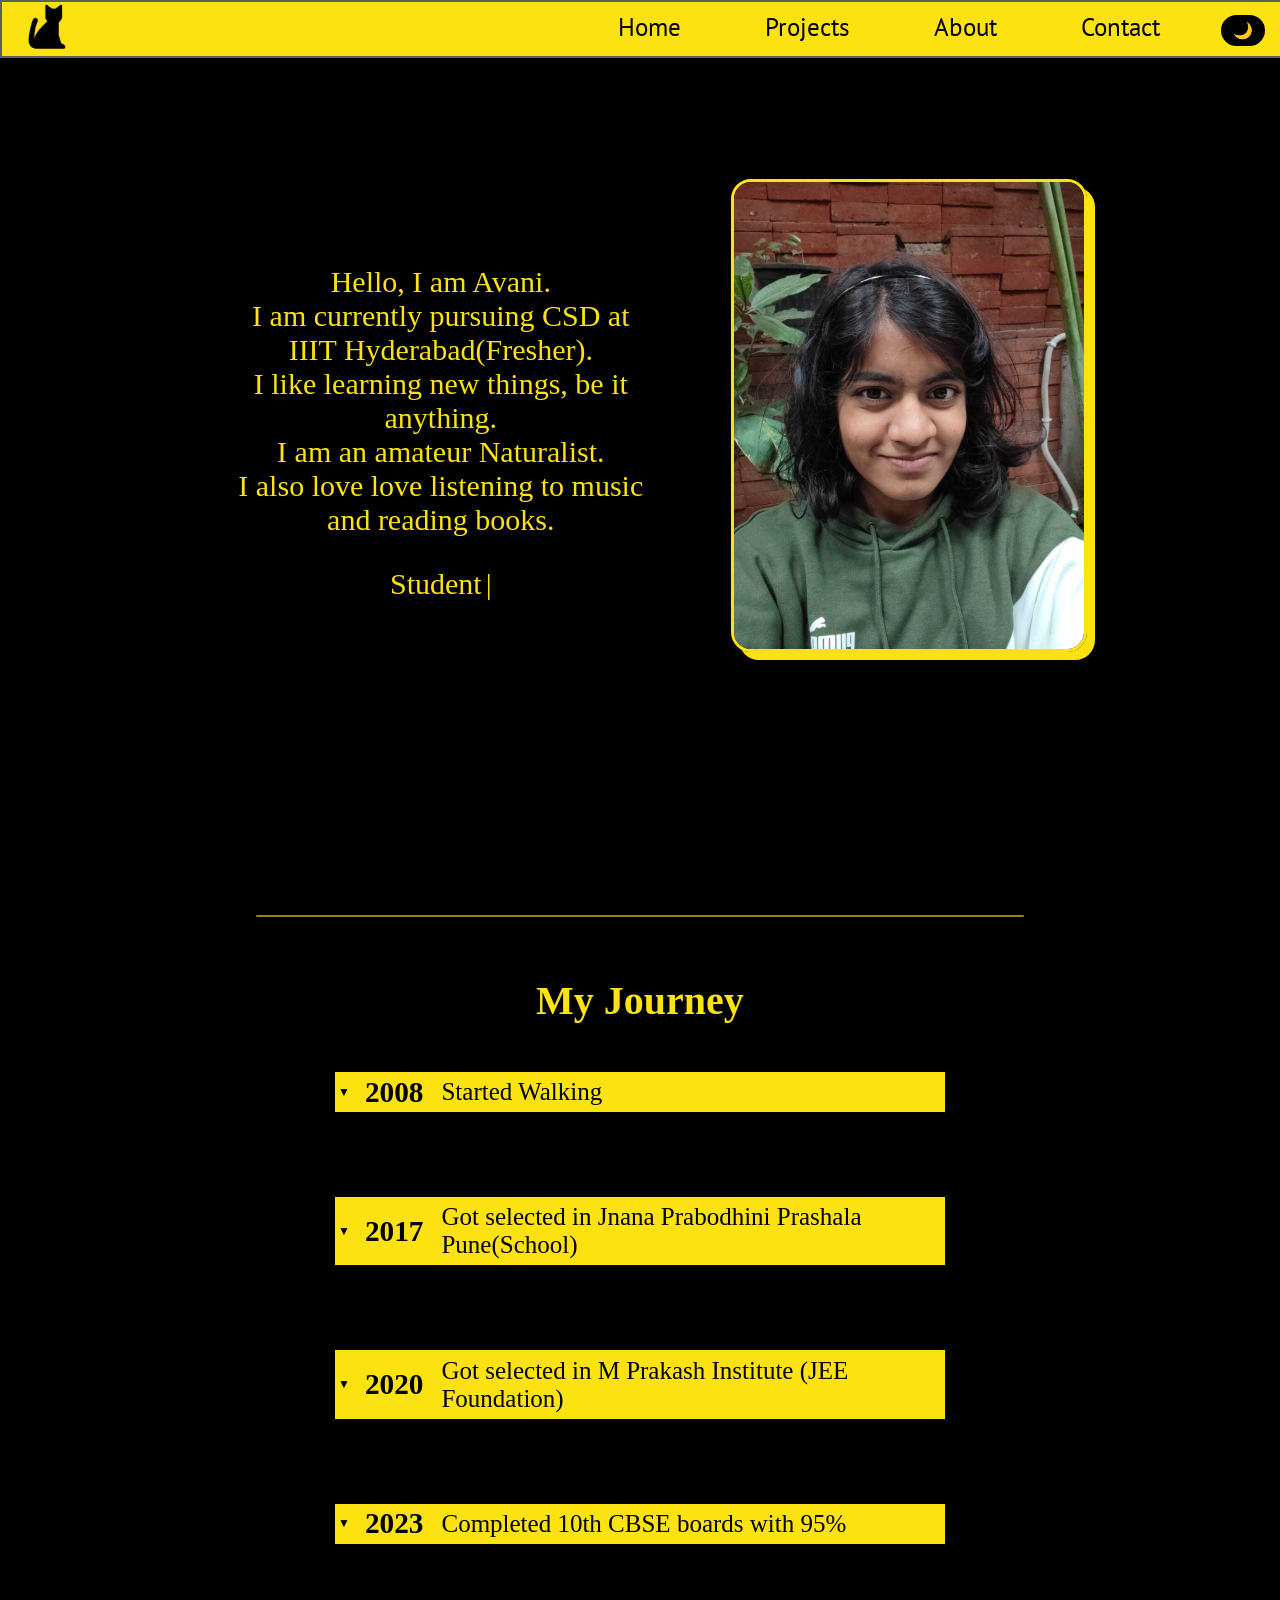
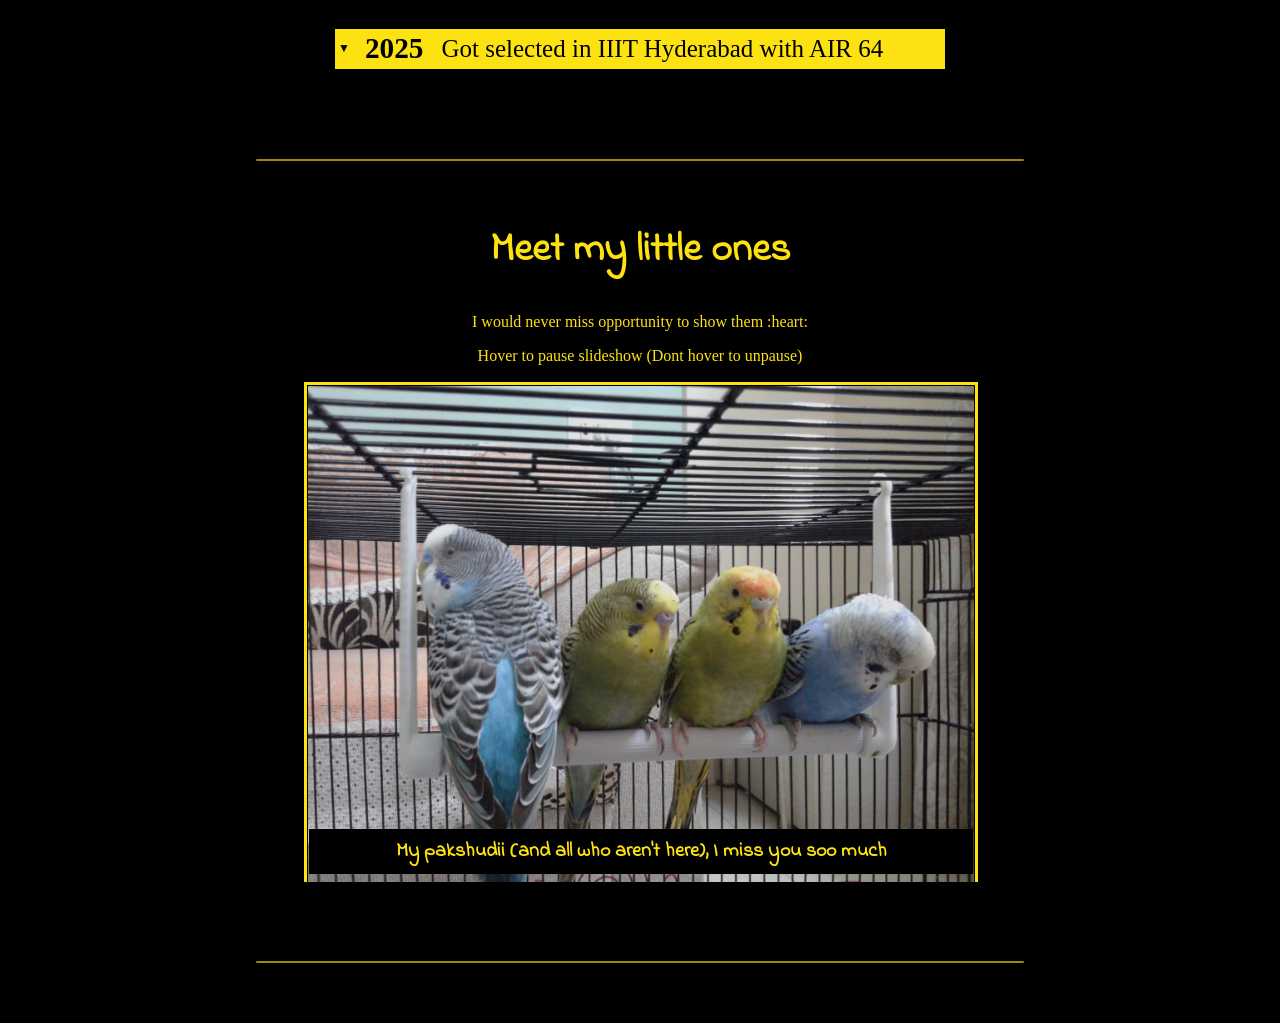
<file: about.html>
<!DOCTYPE html>
<head>
    <meta charset="UTF-8">
    <meta name="viewport" content="width=device-width, initial-scale=1.0">
    <title>About</title>
    <link rel="icon" type="image/png" href="../images/animal-shelter.png">
    <link rel="stylesheet" href="about.css" media="print" onload="this.media='all'">
    <link rel="stylesheet" href="styles.css">
    <link rel="preconnect" href="https://fonts.googleapis.com">
    <link rel="preconnect" href="https://fonts.gstatic.com" crossorigin>
    <link href="https://fonts.googleapis.com/css2?family=Indie+Flower&family=PT+Sans:ital,wght@0,400;0,700;1,400;1,700&display=swap" rel="stylesheet">  
</head>
<body>
    <div class="home-header">
        <nav class="headlr" id="header-left">
            <img src="../images/animal-shelter.png" class="header-image" alt="description"></image>
        </nav>
        <nav class="headlr" id="header-right">
            <a class = "headh" href = "index.html">Home</a>
            <a class = "headh" href = "projects.html">Projects</a>
            <a class = "headh" href = "about.html">About</a>
            <a class = "headh" href = "contact.html">Contact</a>
            <button id="theme-toggle">🌙</button>
        </nav>
    </div>
    <div class="main-container">
        <div class="about-me reveal">
            <p>Hello, I am Avani.<br> I am currently pursuing CSD at IIIT Hyderabad(Fresher).<br> I like learning new things, be it anything.<br> I am an amateur Naturalist.<br> I also love love listening to music and reading books.</p>
            <span id="typed"></span>
        </div>
        <div class="main-image-container reveal">
            <img src="images/pfp.jpg" class="profile-photo" alt="Avani Mandlik">
        </div>
    </div>
    <div class="section-divider"></div>
    <section class="timeline fade-section">
        <h2 class="timeline-title">My Journey</h2>
        <div class="timeline-content">
            <details class="dropdown">
                <summary class="drop-title">
                    <h3>2008</h3>
                    <p class="drop-title">Started Walking</p>
                </summary>
                <div class="drop-content">
                    <p>After months of practice and courage, I finally started walking in 2008. It might be a bit late but I overcame all the hurdles and kept believing myself</p>
                </div>
            </details>
        </div>
        <div class="timeline-content">
            <details class="dropdown">
                <summary class="drop-title">
                    <h3>2017</h3>
                    <p class="drop-title">Got selected in Jnana Prabodhini Prashala Pune(School)</p>
                </summary>
                <div class="drop-content">
                    <p>After multiple aptitude tests, got selected in a school for intellectually gifted children. (InTeLlEctUal PeOple)</p>
                </div>
            </details>
        </div>
        <div class="timeline-content">
            <details class="dropdown">
                <summary class="drop-title">
                    <h3>2020</h3>
                    <p class="drop-title">Got selected in M Prakash Institute (JEE Foundation)</p>
                    <!-- <p class="small-text">yet advanced go boom boom</p> -->
                </summary>
                <div class="drop-content">
                    <p>One of the best foundation programs in my city, (yet advanced go boom boom)</p>
                </div>
            </details>
        </div>
        <div class="timeline-content">
            <details class="dropdown">
                <summary class="drop-title">
                    <h3>2023</h3>
                    <p class="drop-title">Completed 10th CBSE boards with 95%</p>
                </summary>
                <div class="drop-content">
                    <p>Studied for 1-2 months :]</p>
                </div>
            </details>
        </div>
        <div class="timeline-content">
            <details class="dropdown">
                <summary class="drop-title">
                    <h3>2025</h3>
                    <p class="drop-title">Got selected in IIIT Hyderabad with AIR 64</p>
                </summary>
                <div class="drop-content">
                    <p>Jackpot ngl, I gave UGEE for fun as the paper pattern seemed interesting. Had a fun interview, where me and my interviewer spent like 10-15 mins talking on a question he didn't even ask lmao</p>
                </div>
            </details>
        </div>
    </section>
    <section class="slideshow fade-section2">
        <div class="section-divider"></div>
        <div class="slides-intro">
            <h1 class="slides-title">Meet my little ones</h1>
            <p>I would never miss opportunity to show them :heart:</p>
            <p>Hover to pause slideshow (Dont hover to unpause)</p>
        </div>
        <div class="slideshow-container reveal">
            <div class="mySlides fade">
                <img class="imagec" src="images/pakshudi.jpg" alt="my birds" loading="lazy">
                <div class="text">My pakshudii (and all who aren't here), I miss you soo much</div>
            </div>
            <div class="mySlides fade">
                <img class="imagec" src="images/aster-ace.jpg" alt="my birds" loading="lazy">
                <div class="text">Aster and Ace also Iris(not here), you were one of the best parts of my lockdown</div>
            </div>
            <div class="mySlides fade">
                <img class="imagec" src="images/sheru.jpg" alt="my dog" loading="lazy">
                <div class="text">Sheru, I hope you are living a great life </div>
            </div>
            <div class="mySlides fade">
                <img class="imagec" src="images/amber.jpg" alt="my birds" loading="lazy">
                <div class="text">A rescue parrot, was released later. Pillu, I hope you are also living a great life</div>
            </div>
        </div>
        <br>
    </section>
    <div class="section-divider"></div>
    <script src="index.js"></script>
    <script src="about.js"></script>
</body>
</file>
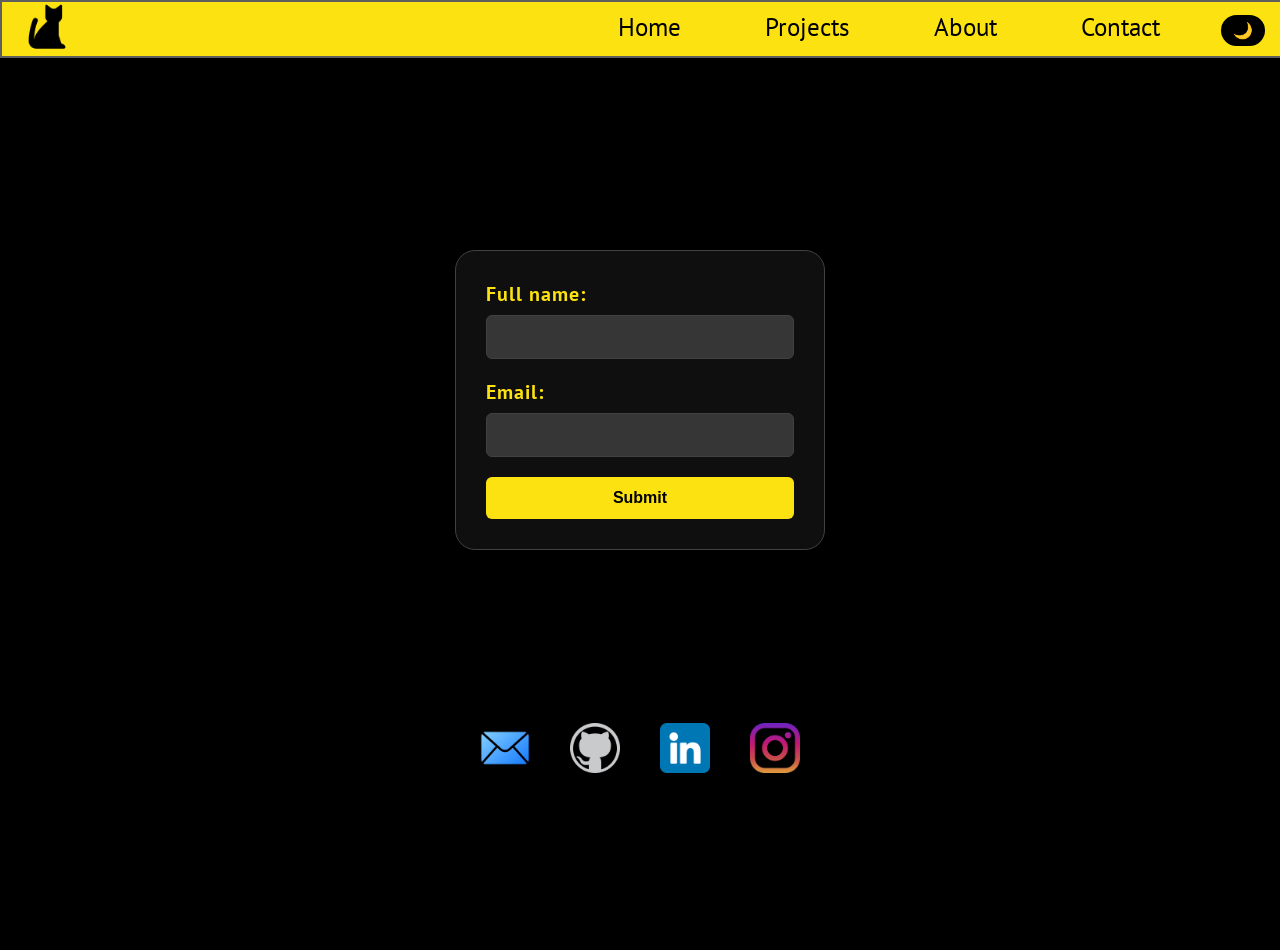
<file: contact.html>
<!DOCTYPE html>
<head>
    <meta charset="UTF-8">
    <meta name="viewport" content="width=device-width, initial-scale=1.0">
    <title>Contact</title>
    <link rel="icon" type="image/png" href="../images/animal-shelter.png">
    <link rel="stylesheet" href="contact.css">
    <link rel="stylesheet" href="styles.css">
    <link rel="preconnect" href="https://fonts.googleapis.com">
    <link rel="preconnect" href="https://fonts.gstatic.com" crossorigin>
    <link href="https://fonts.googleapis.com/css2?family=PT+Sans:ital,wght@0,400;0,700;1,400;1,700&display=swap" rel="stylesheet">
</head>
<body data-theme="">
    <div class="home-header">
        <nav class="headlr" id="header-left">
            <img src="../images/animal-shelter.png" class="header-image" alt="description"></image>
        </nav>
        <nav class="headlr" id="header-right">
            <a class = "headh" href = "index.html">Home</a>
            <a class = "headh" href = "projects.html">Projects</a>
            <a class = "headh" href = "about.html">About</a>
            <a class = "headh" href = "contact.html">Contact</a>
            <button id="theme-toggle">🌙</button>
        </nav>
    </div>
    <div class="contact-container reveal">
    <form id="contactForm">
        <label for="fullname">Full name:</label>
        <input type="text" id="fullname" name="name" required>
        
        <label for="email">Email:</label>
        <input type="email" id="email" name="email" required>
        
        <input type="submit" value="Submit">
    </form>

    <div id="successMessage" style="display: none;">
        <p>Form submitted successfully!</p>
        <button onclick="location.reload()">Go Back</button>
    </div>

    </div>
    <div class="contact-container reveal2">
        <div class="social-links">
            <a href="mailto:avani.mandlik@research.iiit.ac.in"><img src="/images/mail.png" alt="Email"></a>
            <a href="https://github.com/anma07"><img src="/images/github.png" alt="GitHub"></a>
            <a href="https://www.linkedin.com/in/avani-mandlik-62b682224/"><img src="/images/linkedin.png" alt="LinkedIn"></a>
            <a href="https://www.instagram.com/avani_m06/"><img src="/images/instagram.png" alt="Instagram"></a>
        </div>
    </div>
    <script src="contact.js"></script>
    <script src="index.js"></script>
</body>
</file>
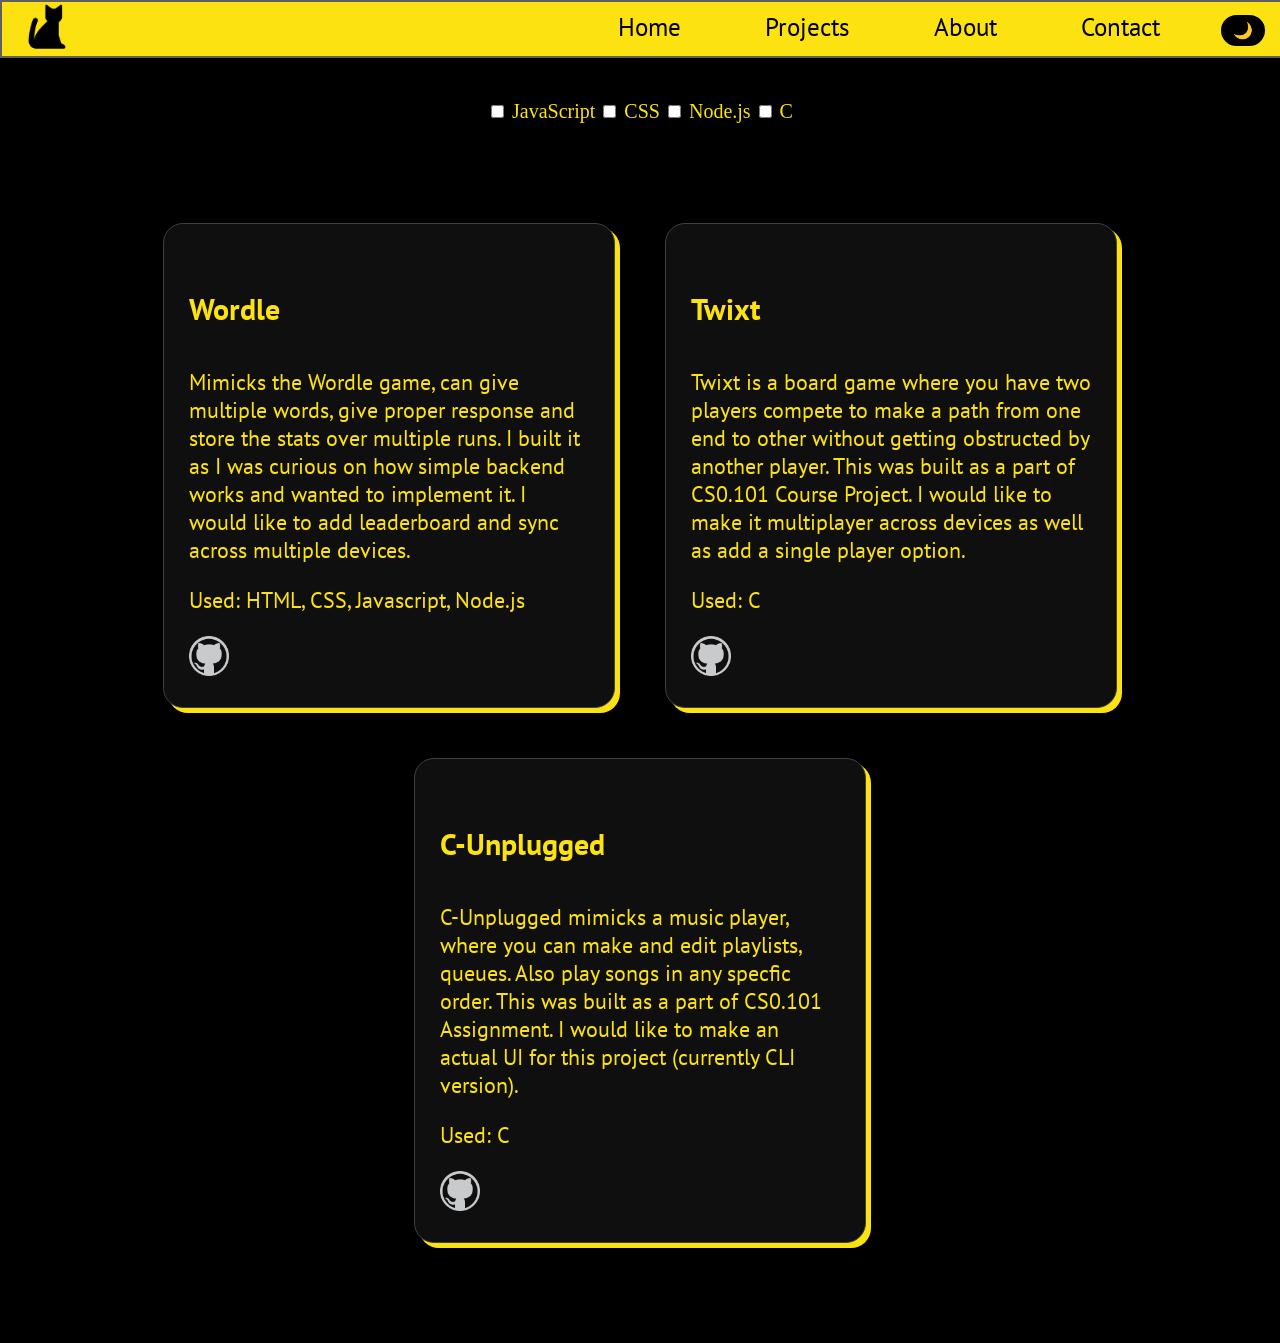
<file: projects.html>
<!DOCTYPE html>
<head>
    <meta charset="UTF-8">
    <meta name="viewport" content="width=device-width, initial-scale=1.0">
    
    <title>Projects</title>
    <link rel="icon" type="image/png" href="../images/animal-shelter.png">
    <link rel="stylesheet" href="styles.css">
    <link rel="stylesheet" href="projects.css">
    <link rel="preconnect" href="https://fonts.googleapis.com">
    <link rel="preconnect" href="https://fonts.gstatic.com" crossorigin>
    <link href="https://fonts.googleapis.com/css2?family=PT+Sans:ital,wght@0,400;0,700;1,400;1,700&display=swap" rel="stylesheet">
</head>
<body data-theme="">
    <div class="home-header">
        <nav class="headlr" id="header-left">
            <img src="../images/animal-shelter.png" class="header-image" alt="description"></image>
        </nav>
        <nav class="headlr" id="header-right">
            <a class = "headh" href = "index.html">Home</a>
            <a class = "headh" href = "projects.html">Projects</a>
            <a class = "headh" href = "about.html">About</a>
            <a class = "headh" href = "contact.html">Contact</a>
            <button id="theme-toggle">🌙</button>
        </nav>
    </div>
    <div id="filters" class="reveal">
        <label class="check"><input type="checkbox" value="js" class="tag-filter"> JavaScript</label>
        <label class="check"><input type="checkbox" value="css" class="tag-filter"> CSS</label>
        <label class="check"><input type="checkbox" value="node" class="tag-filter"> Node.js</label>
        <label class="check"><input type="checkbox" value="c" class="tag-filter"> C</label>
    </div>
    <div class="main-container">
        <div class="reveal">
        <div class="card" data-tags="js,node,css" id="Project1">
            <h4 class="project-title">Wordle</h4>
            <p>Mimicks the Wordle game, can give multiple words, give proper response and store the stats over multiple runs. I built it as I was curious on how simple backend works and wanted to implement it. I would like to add leaderboard and sync across multiple devices.</p>
            <p>Used: HTML, CSS, Javascript, Node.js</p>
            <a href="https://github.com/anma07/Wordle-web-"><img src="/images/github.png" alt="GitHub"></a>
        </div>
        </div>
        <div class="reveal">
        <div class="card" data-tags="c" id="Project1">
            <h4 class="project-title">Twixt</h4>
            <p>Twixt is a board game where you have two players compete to make a path from one end to other without getting obstructed by another player. This was built as a part of CS0.101 Course Project. I would like to make it multiplayer across devices as well as add a single player option.</p>
            <p>Used: C</p>
            <a href="https://github.com/anma07/Twixt"><img src="/images/github.png" alt="GitHub"></a>
        </div>
        </div>
        <div class="reveal">
        <div class="card" data-tags="c" id="Project1">
            <h4 class="project-title">C-Unplugged</h4>
            <p>C-Unplugged mimicks a music player, where you can make and edit playlists, queues. Also play songs in any specfic order. This was built as a part of CS0.101 Assignment. I would like to make an actual UI for this project (currently CLI version).</p>
            <p>Used: C</p>
            <a href="https://github.com/anma07/C-Unplugged"><img src="/images/github.png" alt="GitHub"></a>
        </div>
        </div>
    </div>
    <script src="index.js"></script>
    <script src="projects.js"></script>
</body>
</file>
<file: about.css>
:root{
    --colour-bg: #000000;
    --colour-primary: #fde211;
    --colour-caro: #ffffff;
    --colour-secondary: #fff187;
    --colour-abouttext: #000000;

    --font-text: "PT Sans", sans-serif;
}

[data-theme="light"]{
    --colour-headtxt: #000000;
    --colour-bg: #fffef7;
}

.about-me {
  display: flex;
  flex-direction: column;
  align-items: center;
  justify-content: center;
  /* height: 25vh;  */
  text-align: center;
  /* padding: 80px 0% 50px;  */
  font-size: 30px;
  /* font-family: "PT Sans", bold; */
  font-weight: 400;
  font-style: normal;
  flex: 1;
  /* display: flex;
  justify-content: right; */
  /* align-items: center; */
  max-width: 600px; 
  /* margin: 0 auto;      */
  padding-left: 10%;
  /* margin-left: 200px;  */
  /* border-radius: 20px;
  border: 3px solid var(--colour-primary); */
}

/* {box-sizing:border-box} */

.main-container {
  flex-wrap: wrap;
  display: flex;
  align-items: center;
  justify-content: center;
  gap: 80px; 
  padding: 80px 10% 100px 10%; 
  min-height: 75vh;
  /* text-align: left; */
}

.main-image-container {
  flex: 1;
  /* display: flex;
  justify-content: center; 
  align-items: center; */
}

.profile-photo {
  width: 100%;
  max-width: 350px;
  min-width: 350px;
  height: auto;
  border-radius: 20px;
  border: 3px solid var(--colour-primary);
  object-fit: cover;
  box-shadow: 8px 8px 0px var(--colour-primary);
  margin: 0px auto;
}

.timeline {
  position: relative;
  margin: 0px auto;
  width: 50%;
}

/* .timeline::before {
  content: "";
  position: absolute;
  top: 0;
  left: 50%;
  transform: translateX(-50%);
  width: 4px;
  height: 100%;
  background: var(--colour-primary);
} */

.timeline-content {
  display: flex;
  position: relative;
  margin-bottom: 40px;
  background: var(--colour-boxbg);
  padding: 15px;
  border-radius: 10px;
  border: 1px solid var(--colour-boxborder);
  max-width: 800px;
}

.small-text {
  font-size: 10px;
}

summary {
    display: flex;
    align-items: center; 
    gap: 15px;           
    cursor: pointer;
    list-style: none;   
}

summary h3 {
    margin: 0;
    display: inline;
}

summary p {
    margin: 0;
    display: inline;
    font-size: 18px; 
}

/* summary::marker {
    display: none;
} */

summary::before {
  content: "▼";
  color: var(--colour-bg);
  font-size: 12px;
  transition: transform 0.2s ease;
}

details[open] summary::before {
    transform: rotate(180deg);
}

.drop-title{
  background-color: var(--colour-primary);
  padding: 0.5%;
  color: var(--colour-abouttext);
  font-size: 25px;
}

.dropdown {
  width: 100%;           
  max-width: 1000px;      
  margin-bottom: 15px;
}

.drop-content {
  font-size: 20px;
}

.timeline-title{
  font-size: 40px;
  text-align: center;
}

.section-divider {
  width: 60%;              
  height: 2px;
  background: var(--colour-primary);
  margin: 60px auto;         
  border: none;
  border-radius: 50px;       
  opacity: 0.6;              
}


/* Slide Show Starts Here*/


.imagec{
    height: 500px;
    width: auto;
    /* object-fit: contain; */
    /* margin: 0 auto; */
    padding: 1px 1px 1px;
    border: 3px solid var(--colour-primary);
}

.slides-intro{
    text-align: center;
}

.slideshow-container {
    height: 500px; 
    width: 100%;
    position: relative;
    margin: auto;
    text-align: center;
    overflow: hidden;
    border: 1px solid transparent;
}

.mySlides {
  display: none;
}

.slides-title{
  font-size: 40px;
  font-family: "Indie Flower", cursive;
  font-weight: 700;
}

.text {
    display:flex;
    align-items: center;
    justify-content: center;
    color: var(--colour-caro);
    font-size: 20px;
    padding: 8px 12px;
    position: absolute;
    bottom: 8px;
    text-align: center;
    width: 50%;
    background-color: var(--colour-bg);
    font-family: var(--font-text);
    font-weight: 400;
    left: 0;
    right: 0;
    margin: auto;
    z-index: 1;
    font-family: "Indie Flower", cursive;
    font-weight: 700;
}

.fade {
  animation-name: fade;
  animation-duration: 1.5s;
}

@keyframes fade {
  from {
    opacity: .4
  }

  to {
    opacity: 1
  }
}

.slideshow{
  min-height: 80vh;
}


/* New Section Animation Starts here */


.fade-section {
    opacity: 0;
    transform: translateX(-50px);
    transition: all 0.6s ease;
}

.fade-section2{
    opacity: 0;
    transform: translateX(+50px);
    transition: all 0.6s ease;
}

.fade-section2.show{
    opacity: 1;
    transform: translateX(0);
}

.fade-section.show {
    opacity: 1;
    transform: translateX(0);
}


/* Animation Starts Here */


@keyframes fadeLeft {
    from { opacity: 0; transform: translateX(-30px); }
    to { opacity: 1; transform: translateX(0); }
}

.reveal {
    animation: fadeLeft 0.4s ease-out forwards;
    opacity: 0; 
}

.reveal:nth-child(1) { animation-delay: 0.1s; }
.reveal:nth-child(2) { animation-delay: 0.2s; }


/* Responsiveness Starts Here */


@media (max-width: 768px){
  .drop-title{
    font-size: 20px;
  }

  .timeline{
    position: relative;
    margin: 0px auto;
    width: 90%;
  }

  .drop-title {
    padding: 15px;
    font-size: 18px; 
  }
    
  .drop-title h3 {
    font-size: 20px;
  }

  .drop-content p {
    font-size: 16px;
    line-height: 1.6;
  }

  .about-me {
    font-size: 18px;
  }

  .slides-intro{
    width: 80%;
    text-align: center;
    margin: 0 auto;
  }

  .about-me {
    padding-top: 80px; 
  }

  .imagec{
    width: 90%;
    height: auto;
    border: 3px solid var(--colour-primary);
  }

}

@media (prefers-reduced-motion: reduce) {
    
    * {
        transition: none !important;
        animation: none !important;
    }

    .fade-section {
        opacity: 1;
        transform: none;
    }

    .fade-section {
        opacity: 1;
        transform: none;
    }
}
</file>
<file: styles.css>
:root{
    --colour-bg: #000000;
    --colour-primary: #fde211;
    --colour-text: #fde211;
    --colour-hover: #c7cf89;
    --colour-border: #5f5f5f;
    --colour-lite: #ffffff;
    --colour-headtxt: #000000;
    --colour-caro: #fde211;

    --font-text: "PT Sans", sans-serif;
}

[data-theme="light"]{
    --colour-headtxt: #000000;
    --colour-bg: #fffef7;
    --colour-text: #000000;
    --colour-hover: #787878;
    --colour-caro: #000000;
}

body {
    margin: 0; 
    background-color: var(--colour-bg);
    color: var(--colour-text);
}

/* .home-body {
    background-color: #ffee8c;
} */

.headlr {
    vertical-align: middle;
}

#header-right {
    text-align: right;
}

#header-left {
    text-align: left;
}

.home-header {
    background-color: var(--colour-primary);

    display: flex;                
    justify-content: space-between; 
    align-items: center;
    border:2px solid var(--colour-border);   
    position: fixed;
    width: 100%;
    z-index: 9999;
}

.header-image {
    width: 50px;
    height: auto;
    padding-left: 20px;
}

.header-image:hover{
    filter: invert(1)
}

[data-theme="light"] .header-image{
    filter: invert(1);
}

.home-para {
    font-size: 35px;
    text-align: center;
}

.headh {
    margin: 40px;
    font-size: 25px;
    font-family: var(--font-text);
    font-weight: 400;
    font-style: normal;
    color: var(--colour-headtxt);
    text-decoration: none;
}

.headh:visited {
    text-decoration: none;
}

.headh:hover {
    color:var(--colour-hover)
;
}

.hero-section {
    display: flex;
    align-items: center;
    justify-content: center;
    gap: 80px; 
    padding: 80px 10% 100px; 
    min-height: 70vh;
    text-align: left;
}

.hero-content {
    flex: 1;
    max-width: 600px;
}

.myname {
    font-size: 75px;
    margin: 15px 0;
    line-height: 1.1;
    text-align: center;
}

.secondary {
    opacity: 0.8;
    font-size: 28px;
}

.profile-photo {
  width: 100%;
  max-width: 350px;
  height: auto;
  border-radius: 20px;
  border: 3px solid var(--colour-primary);
  object-fit: cover;
  box-shadow: 8px 8px 0px var(--colour-primary);
}

.section-divider {
  width: 60%;              
  height: 2px;
  background: var(--colour-caro);
  margin: 60px auto;         
  border: none;
  border-radius: 50px;       
  opacity: 0.6;              
}

@keyframes fadeIn {
    from { opacity: 0; transform: translateY(-30px); }
    to { opacity: 1; transform: translateY(0); }
}

.reveal {
    animation: fadeIn 0.4s ease-out forwards;
    opacity: 0; 
}

@keyframes slideInLeft {
    from { opacity: 0; transform: translateX(-50px); }
    to { opacity: 1; transform: translateX(0); }
}

@keyframes slideInRight {
    from { opacity: 0; transform: translateX(50px); }
    to { opacity: 1; transform: translateX(0); }
}

@keyframes slideUp {
    from { opacity: 0; transform: translateY(30px); }
    to { opacity: 1; transform: translateY(0); }
}

.hero-animate {
    animation-duration: 0.8s;
    animation-timing-function: ease-out;
    animation-fill-mode: both; 
}

.home-para:first-of-type {
    animation-name: slideInLeft;
    animation-delay: 0.2s;
}

.myname {
    animation-name: slideInRight;
    animation-delay: 0.5s;
}

.secondary {
    animation-name: slideUp;
    animation-delay: 0.8s;
}


/* Toggle Button Starts Here */


#theme-toggle {
    background-color: var(--colour-bg);
    border: 2px solid var(--colour-primary);
    color: var(--colour-headtxt);
    padding: 6px 12px;
    margin-left: 15px;
    margin-right: 15px;
    font-size: 16px;
    border-radius: 20px;
    cursor: pointer;
    transition: all 0.3s ease;
}

#theme-toggle:hover {
    background-color: var(--colour-bg);
    color: var(--colour-bg);
    transform: scale(1.05);
}

#typed::after {
    content: "|";
    margin-left: 4px;
    animation: blink 1s infinite;
}

@keyframes blink {
    0%, 50%, 100% { opacity: 1; }
    25%, 75% { opacity: 0; }
}

@media (max-width: 900px) {
    .hero-section {
        flex-direction: column-reverse; 
        text-align: center;
        gap: 40px;
    }
    
    .profile-photo {
        margin-top: 25px;
        width: 250px;
        height: 330px;
        box-shadow: 10px 10px 0px var(--colour-primary);
    }

    .myname {
        font-size: 50px;
    }
}
</file>
<file: contact.css>
:root{
    --colour-bg: #000000;
    --colour-primary: #fde211;
    --colour-boxbg: #0f0f0f;
    --colour-boxborder: #414141;
    --colour-textbg: #373636;
    --colour-lite: #ffffff;
    --colour-boxtext: #fde211;
    --colour-inboxtext: #000000;
}

[data-theme="light"]{
    --colout-bg: #ffffff;
    --colour-boxbg: #fff9cc;
    --colour-textbg: #fffef7;
    --colour-boxtext: #000000;
}

.contact-text {
    font-size: 40px;
    text-align: centre;
}

.social-links {
    display: flex;
    gap: 40px; 
}

.social-links img {
    width: 50px; 
    height: auto;
    transition: all 0.3s ease;
}

.social-links img:hover {
    opacity: 1;
    transform: translateY(-5px); 
}

form {
    max-width: 400px;
    margin-top:250px;
    padding: 30px;
    background-color: var(--colour-boxbg); 
    border-radius: 20px;
    border: 1px solid var(--colour-boxborder);
    font-family: "PT Sans", sans-serif;
}

label {
    color: var(--colour-boxtext); 
    font-size: 20px;
    font-weight: bold;
    text-align: left;
    letter-spacing: 1px;
    display: block;
    margin-bottom: 8px;
    font-family: 'PT Sans', sans-serif;
}

input[type="text"] {
    width: 100%;
    padding: 12px;
    margin-bottom: 20px;
    background-color: var(--colour-textbg);
    border: 1px solid var(--colour-boxborder);
    border-radius: 6px;
    color: var(--colour-boxtext);
    font-size: 16px;
    box-sizing: border-box;
    transition: border-color 0.3s ease;
}

input[type="email"] {
    width: 100%;
    padding: 12px;
    margin-bottom: 20px;
    background-color: var(--colour-textbg);
    border: 1px solid var(--colour-boxborder);
    border-radius: 6px;
    color: var(--colour-boxtext);
    font-size: 16px;
    box-sizing: border-box; 
    transition: border-color 0.3s ease;
}

input[type="submit"] {
    width: 100%;
    padding: 12px;
    background-color: var(--colour-primary);
    color: var(--colour-inboxtext);
    border: none;
    border-radius: 6px;
    font-weight: bold;
    font-size: 16px;
    cursor: pointer;
    transition: transform 0.2s, background-color 0.2s;
}

input[type="submit"]:hover {
    background-color: var(--colour-primary);
    transform: translateY(-3px);
}

.contact-container {
    display: flex;
    justify-content: center;
    align-items: center;
    min-height: 400px;
}

#successMessage {
    text-align: center;
    color: var(--colour-boxtext);
    background: var(--colour-boxbg);
    padding: 40px;
    border-radius: 12px;
    border: 1px solid var(--colour-primary); 
}

#successMessage button {
    background: transparent;
    border: 1px solid var(--colour-boxborder);
    color: var(--colour-boxtext);
    padding: 8px 15px;
    margin-top: 20px;
    cursor: pointer;
    border-radius: 4px;
}

@keyframes fadeIn {
    from { opacity: 0; transform: translateY(-30px); }
    to { opacity: 1; transform: translateY(0); }
}

.reveal {
    animation: fadeIn 0.4s ease-out forwards;
    opacity: 0; 
}

.reveal2 {
    animation: fadeIn 0.6s ease-out forwards;
    opacity: 0; 
}
</file>
<file: projects.css>
:root{
    --colour-bg: #000000;
    --colour-primary: #fde211;
    --colour-text: #fde211;
    --colour-boxbg: #0f0f0f;
    --colour-boxborder: #414141;
}

[data-theme="light"]{
    --colour-bg: #ffffff;
    --colour-boxbg: #fffef7;
    --colour-text: #000000;
}

.main-container{
    display: flex;
    flex-wrap: wrap;
    align-items: center;
    justify-content: center;
    gap: 50px; 
    padding: 0px 5% 100px;
    min-height: 70vh;
    text-align: left;
    font-size:22px;
    font-family: "PT Sans", sans-serif;
    font-weight: 400;
    font-style: normal;
    box-sizing: border-box;
}

#Project1, #Project2, #Project3{
    flex: 1 1 300px;
    padding: 25px;
    max-width: 400px;
    min-width: 400px;
    border: 1px solid var(--colour-boxborder); 
    border-radius: 20px;
    background-color: var(--colour-boxbg);
    box-shadow: 5px 5px 0px var(--colour-primary);
    transition: transform 0.3s cubic-bezier(0.4, 0, 0.2, 1);
}
.project-title{
    font-size:30px;
}

.hidden {
    display: none !important;
}

.check{
    font-size: 20px;
}

#filters{
    text-align: center;
    padding: 100px;
}

@keyframes fadeIn {
    from { opacity: 0; transform: translateY(-30px); }
    to { opacity: 1; transform: translateY(0); }
}

.reveal:nth-child(1) { animation-delay: 0.1s; }
.reveal:nth-child(2) { animation-delay: 0.2s; }
.reveal:nth-child(3) { animation-delay: 0.3s; }
.reveal:nth-child(3) { animation-delay: 0.4s; }

#Project1:hover, #Project2:hover, #Project3:hover{
    transform: translateY(-10px);
}

img {
    width: 40px; 
    height: auto;
    transition: all 0.3s ease;
}

.card{
    transition: transform 0.3s ease;
}

@media (max-width: 768px){
    .main-container{
        padding: 40px 15px;
        font-size: 18px;
        gap: 25px;
    }
    #Project1, #Project2, #Project3 {
        flex: 1 1 100%;    
        width: 80%;
        max-width: 80%;    
        min-width: 300px !important;    
        padding: 20px;
        border: 1px solid var(--colour-boxborder);
    }
    .project-title{
        font-size: 24px;
    }

    .tag-filter{
        font-size: 18px;
    }

    #filters{
        padding-top: 120px;
        padding-bottom: 10px;
        /* width: 80%; */
        margin: 0 auto;
        display: flex;
        flex-wrap: wrap;
        gap: 12px;
        justify-content: center;
    }
}
</file>
